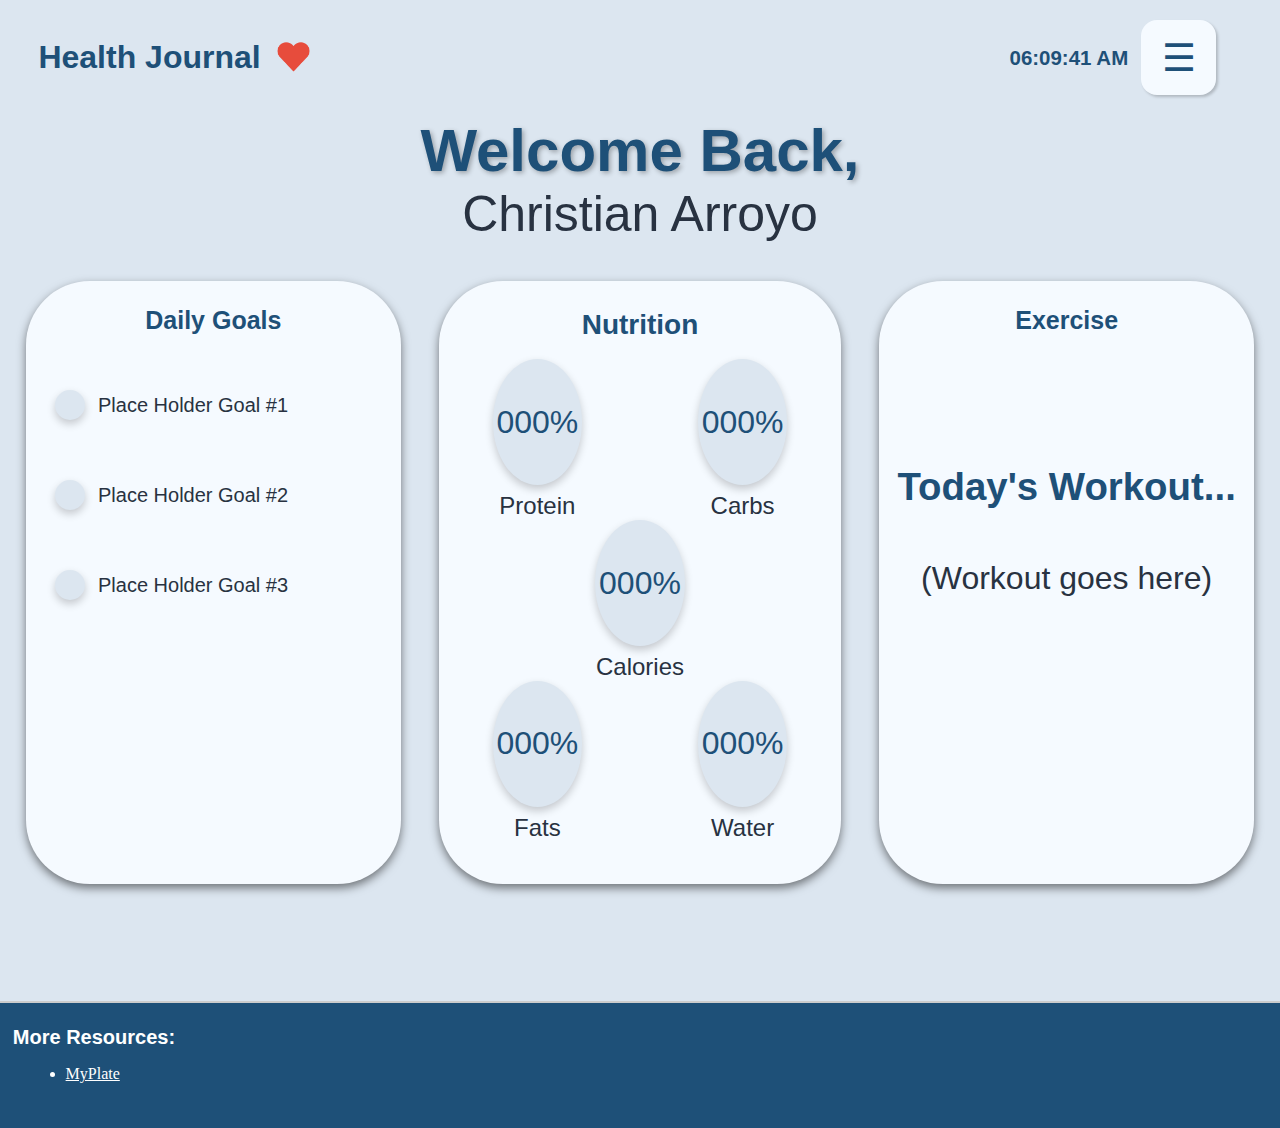
<file: index.html>
<!DOCTYPE html>
<html lang="en">

    <head>
        <meta charset="UTF-8">
        <title> Health App </title>
        <link rel="stylesheet" href="./styles/home.css">
        <link rel="stylesheet" href="./styles/header.css">
        <link rel="stylesheet" href="./styles/footer.css">
    </head>

    <body>

        <header>
            <div id="header-top">
                <div id="title-logo">
                    <h1 id="title"><a href="index.html">Health Journal</a></h1>
                    <img id="logo" src="./images/heart" alt="Heart icon representing health and wellness">
                </div>
                <div id="world-clock">00:00:00 AM</div>
                <div id="nav-expand"></div>
            </div>

            <nav>
                <div id="menubar">
                    <ul>
                        <li><a href="index.html">Home</a></li>
                        <li><a href="nutrition.html">Nutrition</a></li>
                        <li><a href="exercise.html">Exercise</a></li>
                        <li><a href="bio.html">Bio</a></li>
                    </ul>
                </div>
            </nav>
        </header>


        <div class="grid-container">
            <div class="top-row">
                <h2 id="welcome"> Welcome Back,</h2>
                <h2 id="name"> Christian Arroyo </h2>

            </div>

            <div id="col1" class="col">
                <h3><a href="bio.html">Daily Goals</a></h3>
                <div class="goals-div">
                    <label for="g1"> 
                        <input type="checkbox" id="g1" name="goal3" class="goals"> Place Holder Goal #1
                    </label>
                    <label for="g2">
                        <input type="checkbox" id="g2" name="goal2" class="goals"> Place Holder Goal #2
                    </label>
                    <label for="g3">
                        <input type="checkbox" id="g3" name="goal1" class="goals">  Place Holder Goal #3
                    </label>
                </div>
            </div>

            <div id="col2" class="col">
                <h3><a href="nutrition.html">Nutrition</a></h3>
                <div class="nutrition-grid">
                    <div class="nutrient-group">
                        <div class="nutrient">000%</div>
                        <div class="label">Protein</div>
                    </div>
                    <div class="nutrient-group">
                        <div class="nutrient">000%</div>
                        <div class="label">Carbs</div>
                    </div>
                    <div class="nutrient-group">
                        <div class="nutrient">000%</div>
                        <div class="label">Calories</div>
                    </div>
                    <div class="nutrient-group">
                        <div class="nutrient">000%</div>
                        <div class="label">Fats</div>
                    </div>
                    <div class="nutrient-group">
                        <div class="nutrient">000%</div>
                        <div class="label">Water</div>
                    </div>
                </div>
            </div>

            <div id="col3" class="col">
                <h3><a href="exercise.html">Exercise</a></h3>
                <h4 id="split-label"> Today's Workout... </h4>
                <h4 id="split-day"> (Workout goes here)</h4>
            </div>

        </div>
        

        <footer class="foot">
            <h1 id="resources-title" class="foot"> More Resources:</h1>
            <ul class="foot">
                <li class="foot"><a class="foot" href="https://www.myplate.gov/">MyPlate</a></li>
            </ul>
        </footer>

        <script src="./scripts/header.js"></script>
    </body>
    



</html>
</file>
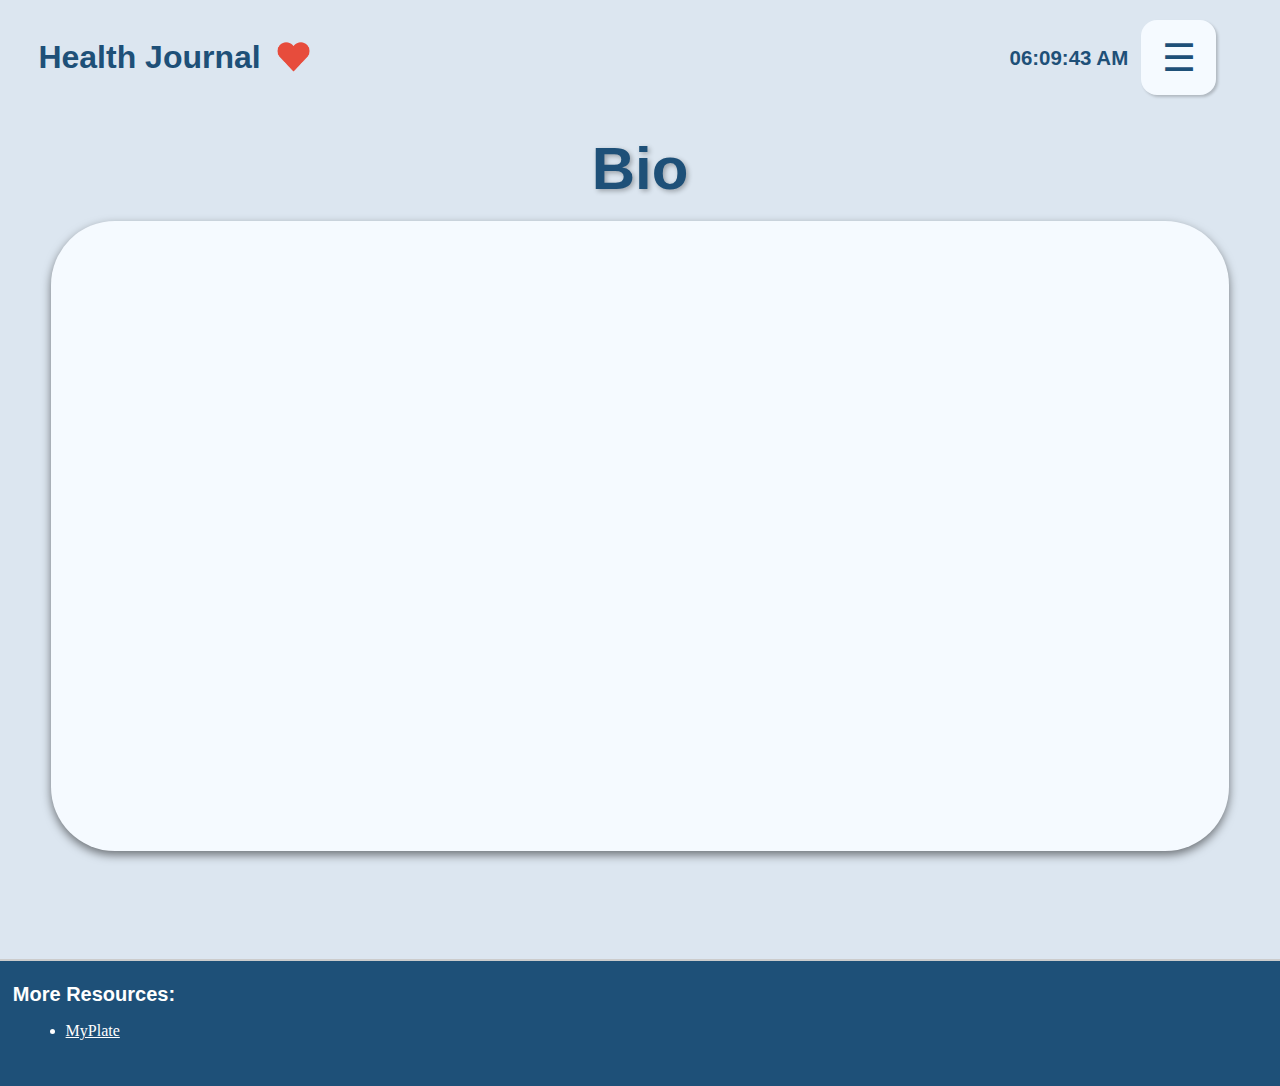
<file: bio.html>
<!DOCTYPE html>
<html lang="en">

    <head>
        <meta charset="UTF-8">
        <title> Bio </title>
        <link rel="stylesheet" href="./styles/header.css">
        <link rel="stylesheet" href="./styles/bio.css">
        <link rel="stylesheet" href="./styles/footer.css">
    </head>

    <body>
        <header>
            <div id="header-top">
                <div id="title-logo">
                    <h1 id="title"><a href="index.html">Health Journal</a></h1>
                    <img id="logo" src="./images/heart" alt="Heart icon representing health and wellness">
                </div>
                <div id="world-clock">00:00:00 AM</div>
                <div id="nav-expand"></div>
            </div>

            <nav>
                <div id="menubar">
                    <ul>
                        <li><a href="index.html">Home</a></li>
                        <li><a href="nutrition.html">Nutrition</a></li>
                        <li><a href="exercise.html">Exercise</a></li>
                        <li><a href="bio.html">Bio</a></li>
                    </ul>
                </div>
            </nav>
        </header>
        <h2 id="bio-title"> Bio </h2>
        <div id="bio-box">

        </div>

        <script src="./scripts/header.js"></script>

        <footer class="foot">
            <h1 id="resources-title" class="foot"> More Resources:</h1>
            <ul class="foot">
                <li class="foot"><a class="foot" href="https://www.myplate.gov/">MyPlate</a></li>
            </ul>
        </footer>
    </body>



</html>
</file>
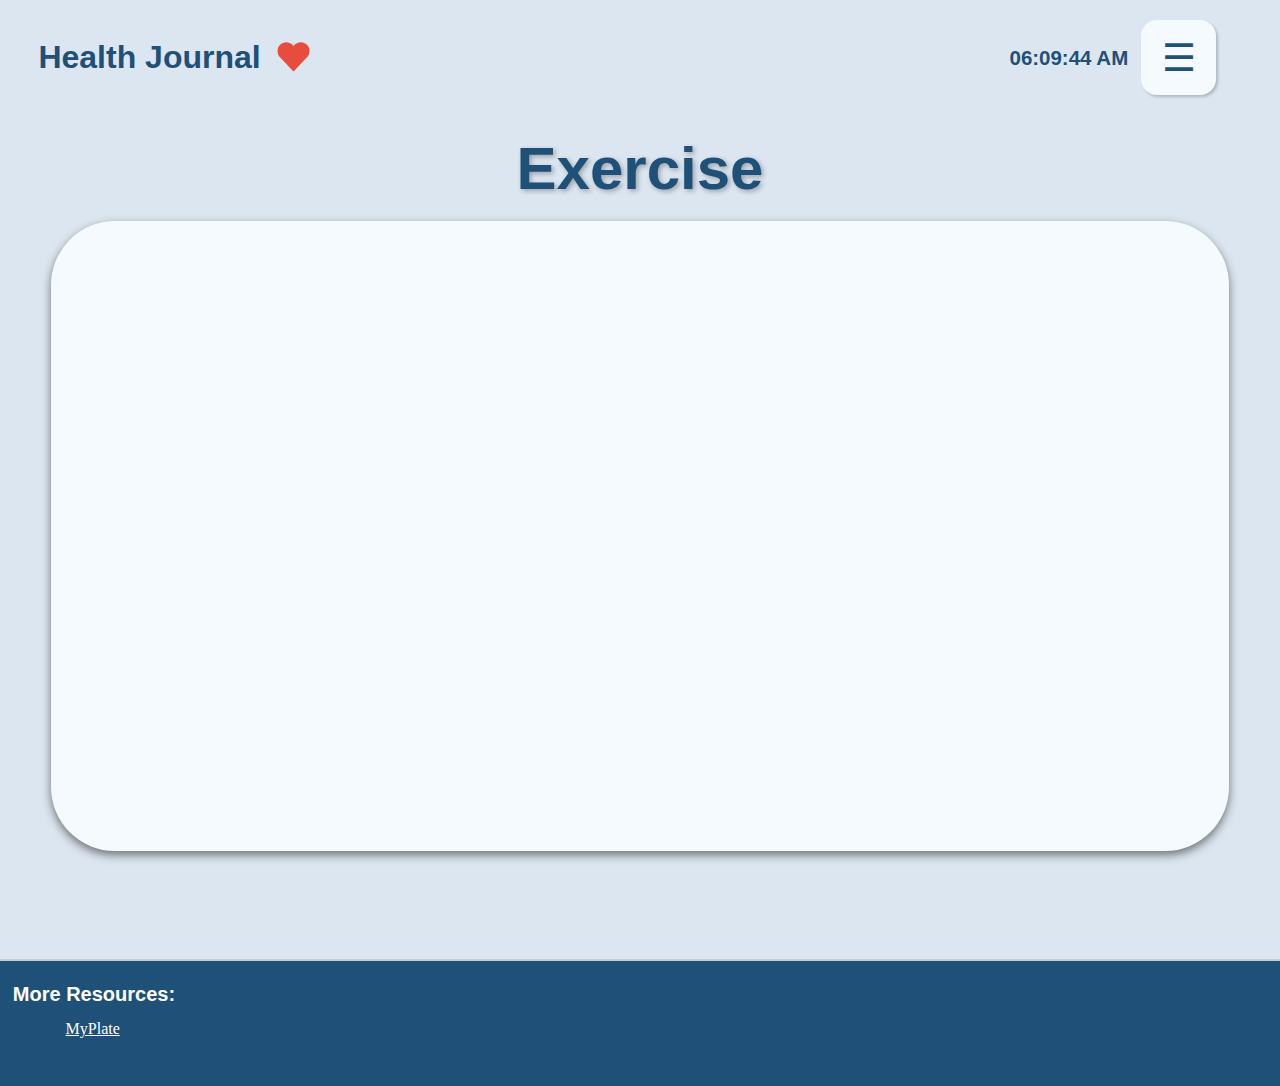
<file: exercise.html>
<!DOCTYPE html>
<html lang="en">

    <head>
        <meta charset="UTF-8">
        <title> Exercise </title>
        <link rel="stylesheet" href="./styles/header.css">
        <link rel="stylesheet" href="./styles/exercise.css">
        <link rel="stylesheet" href="./styles/footer.css">
    </head>

    <body>
        <header>
            <div id="header-top">
                <div id="title-logo">
                    <h1 id="title"><a href="index.html">Health Journal</a></h1>
                    <img id="logo" src="./images/heart" alt="Heart icon representing health and wellness">
                </div>
                <div id="world-clock">00:00:00 AM</div>
                <div id="nav-expand"></div>
            </div>

            <nav>
                <div id="menubar">
                    <ul>
                        <li><a href="index.html">Home</a></li>
                        <li><a href="nutrition.html">Nutrition</a></li>
                        <li><a href="exercise.html">Exercise</a></li>
                        <li><a href="bio.html">Bio</a></li>
                    </ul>
                </div>
            </nav>
        </header>
        <h2 id="exercises-title"> Exercise </h2>
        <div id="exercise-box">
            
        </div>

        <script src="./scripts/header.js"></script>

        <footer class="foot">
            <h1 id="resources-title" class="foot"> More Resources:</h1>
            <ul class="foot">
                <li class="foot"><a class="foot" href="https://www.myplate.gov/">MyPlate</a></li>
            </ul>
        </footer>
    </body>



</html>
</file>
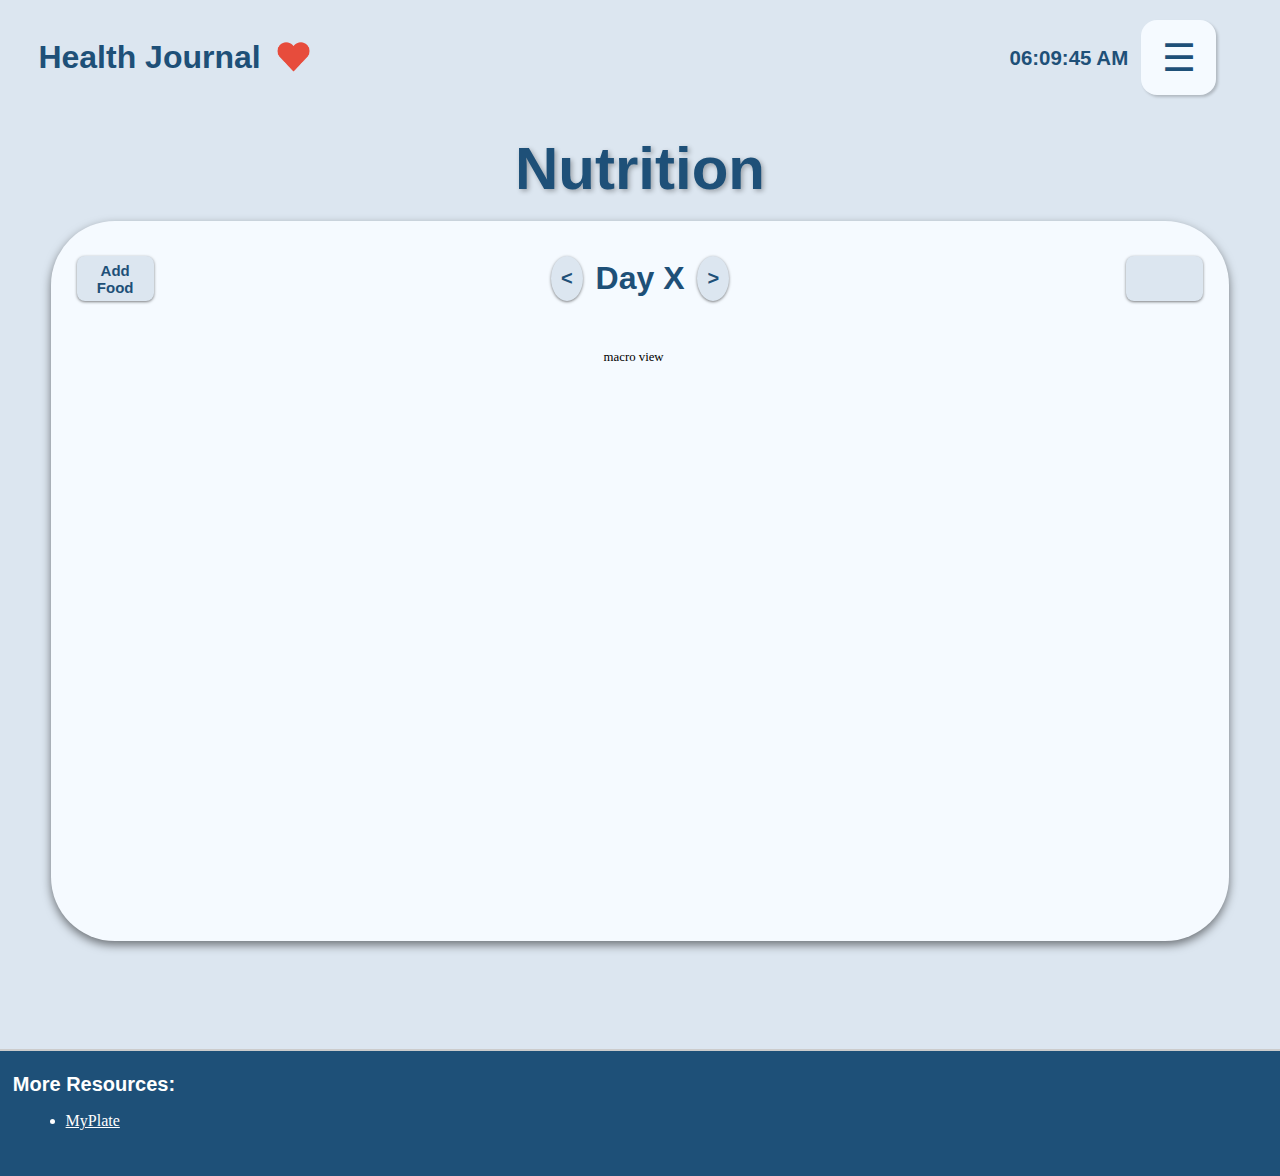
<file: nutrition.html>
<!DOCTYPE html>
<html lang="en">

    <head>
        <meta charset="UTF-8">
        <title> Nutrition </title>
        <link rel="stylesheet" href="./styles/header.css">
        <link rel="stylesheet" href="./styles/nutrition.css">
        <link rel="stylesheet" href="./styles/footer.css">
    </head>

    <body>
        <header>
            <div id="header-top">
                <div id="title-logo">
                    <h1 id="title"><a href="index.html">Health Journal</a></h1>
                    <img id="logo" src="./images/heart" alt="Heart icon representing health and wellness">
                </div>
                <div id="world-clock">00:00:00 AM</div>
                <div id="nav-expand"></div>
            </div>

            <nav>
                <div id="menubar">
                    <ul>
                        <li><a href="index.html">Home</a></li>
                        <li><a href="nutrition.html">Nutrition</a></li>
                        <li><a href="exercise.html">Exercise</a></li>
                        <li><a href="bio.html">Bio</a></li>
                    </ul>
                </div>
            </nav>
        </header>
        <h2 id="nutr-title"> Nutrition </h2>
        <div id="nutr-box">
            <div id="nutr-box-header">
                <div id="header-left">
                    <button id="add-food-butn">Add Food</button>
                </div>
                <div id="day-div">
                    <button id="prev-day" class="change-day">&lt;</button>
                    <h1 id="day-label"> Day X </h1>
                    <button id="next-day" class="change-day">&gt;</button>
                </div>
                <div id="header-right">
                    <button id="toggle-view-butn"></button>
                    <button id="exit-search">✖</button>
                </div>
            </div>
            <div id="nutrition-container">

                <div id="left-panel">
                    <div class="search-header">
                        <h2 id="food-search-label">Search for food</h2>
                    </div>
                    <div id="usda-search">
                        <label for="food-input" class="visually-hidden">Search for food</label>
                        <input type="text" id="food-input" placeholder="Search for food">
                        <div id="autocomplete-list" class="autocomplete-items"></div>
                    </div>
                </div>
              
                <div id="right-panel">

                    <div id="usda-info" style="display: none;">
                        <h3>Selected Food</h3>
                        <ul id="usda-details"></ul>
                        <button id="add-usda-food">Add</button>
                    </div>
              
                    <div id="custom-food" style="display: block;">
                        <h3 id="food-manual-label">Enter food manually</h3>
                        <form id="custom-form">
                            <label for="food-name" class="visually-hidden">Name</label>
                            <input id="food-name" class="macro-input" type="text" placeholder="Name" required>
                            <label for="food-calories" class="visually-hidden">Calories</label>
                            <input id="food-calories" class="macro-input" type="number" placeholder="Calories" required>
                            <label for="food-carbs" class="visually-hidden">Carbs</label>
                            <input id="food-carbs" class="macro-input" type="number" placeholder="Carbs">
                            <label for="food-fat" class="visually-hidden">Fat</label>
                            <input id="food-fat" class="macro-input" type="number" placeholder="Fat">
                            <label for="food-protein" class="visually-hidden">Protein</label>
                            <input id="food-protein" class="macro-input" type="number" placeholder="Protein">
                            <label for="food-fiber" class="visually-hidden">Fiber</label>
                            <input id="food-fiber" class="macro-input" type="number" placeholder="Fiber">
                            <label for="food-sodium" class="visually-hidden">Sodium</label>
                            <input id="food-sodium" class="macro-input" type="number" placeholder="Sodium">
                            <label for="food-sugar" class="visually-hidden">Sugar</label>
                            <input id="food-sugar" class="macro-input" type="number" placeholder="Sugar">
                            <button type="submit">Add</button>
                        </form>
                    </div>

                </div>
              
            </div>

            <div id="macro-view-box">
                <p> macro view </p>
            </div>
            <div id="food-view-box">
                <p>food view</p>
            </div>

        </div>
        
        <script src="./scripts/header.js"></script>
        <script src="./scripts/nutrition.js"></script>
        
        <footer class="foot">
            <h1 id="resources-title" class="foot"> More Resources:</h1>
            <ul class="foot">
                <li class="foot"><a class="foot" href="https://www.myplate.gov/">MyPlate</a></li>
            </ul>
        </footer>

    </body>

</html>
</file>
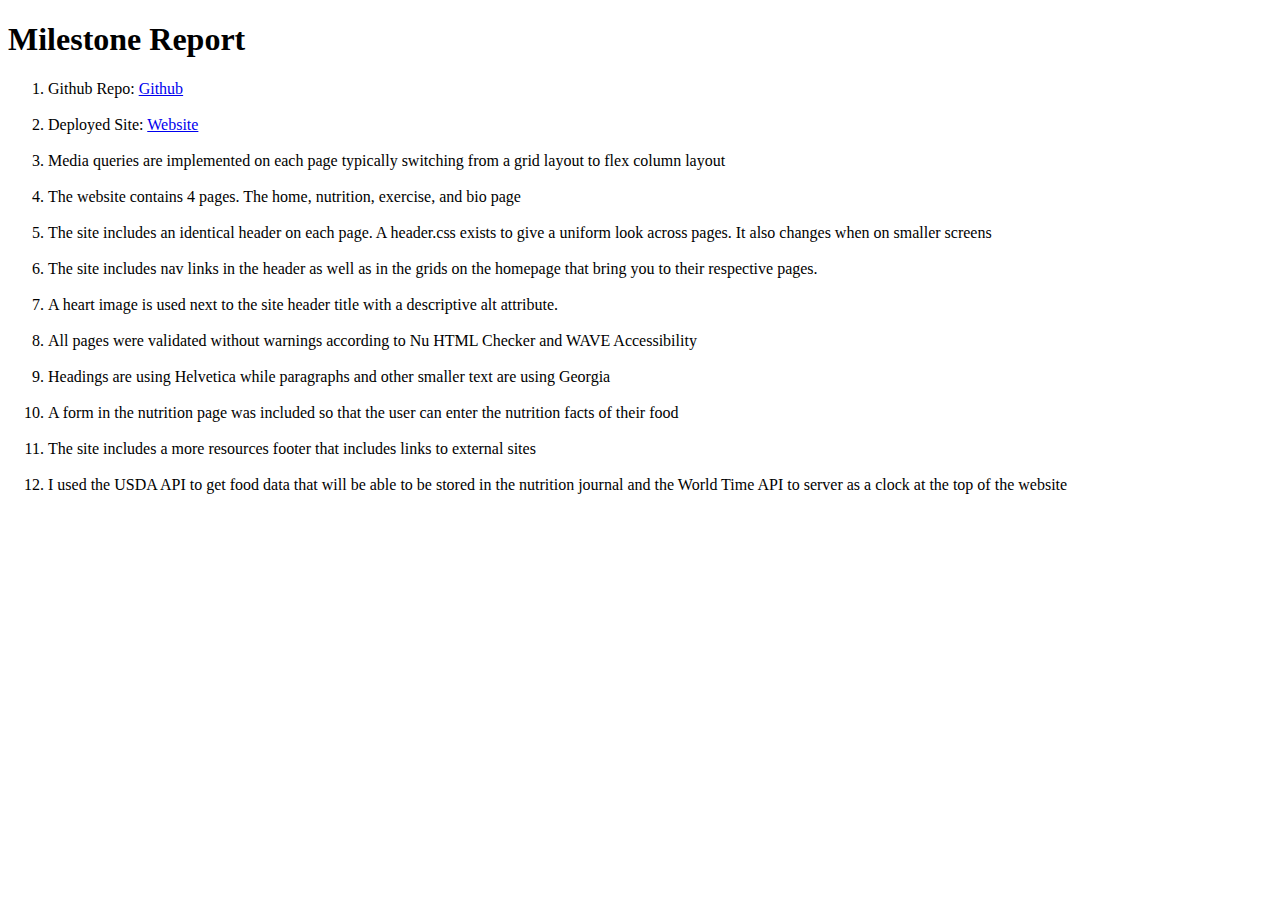
<file: report.html>
<!DOCTYPE html>
<html lang="en">

    <head>
        <meta charset="UTF-8">
        <title> Health App Report </title>
    </head>

    <body>
        <header>
            <h1>Milestone Report</h1>
        </header>
        <ol>
            <li>Github Repo: <a href="https://github.com/343S25/343-kirkpams-projects-christian-a.git">Github</a></li><br>
            <li>Deployed Site: <a href="https://w3stu.cs.jmu.edu/arroyocp/cs343/project/index.html">Website</a></li><br>
            <li>Media queries are implemented on each page typically switching from a grid layout to flex column layout</li><br>
            <li>The website contains 4 pages. The home, nutrition, exercise, and bio page</li><br>
            <li>The site includes an identical header on each page. A header.css exists to give a uniform look across pages. It also changes when on smaller screens</li><br>
            <li>The site includes nav links in the header as well as in the grids on the homepage that bring you to their respective pages.</li><br>
            <li>A heart image is used next to the site header title with a descriptive alt attribute.</li><br>
            <li>All pages were validated without warnings according to Nu HTML Checker and WAVE Accessibility</li><br>
            <li>Headings are using Helvetica while paragraphs and other smaller text are using Georgia</li><br>
            <li>A form in the nutrition page was included so that the user can enter the nutrition facts of their food</li><br>
            <li>The site includes a more resources footer that includes links to external sites</li><br>
            <li>I used the USDA API to get food data that will be able to be stored in the nutrition journal and the World Time API to server as a clock at the top of the website</li>
        </ol>
    </body>



</html>
</file>
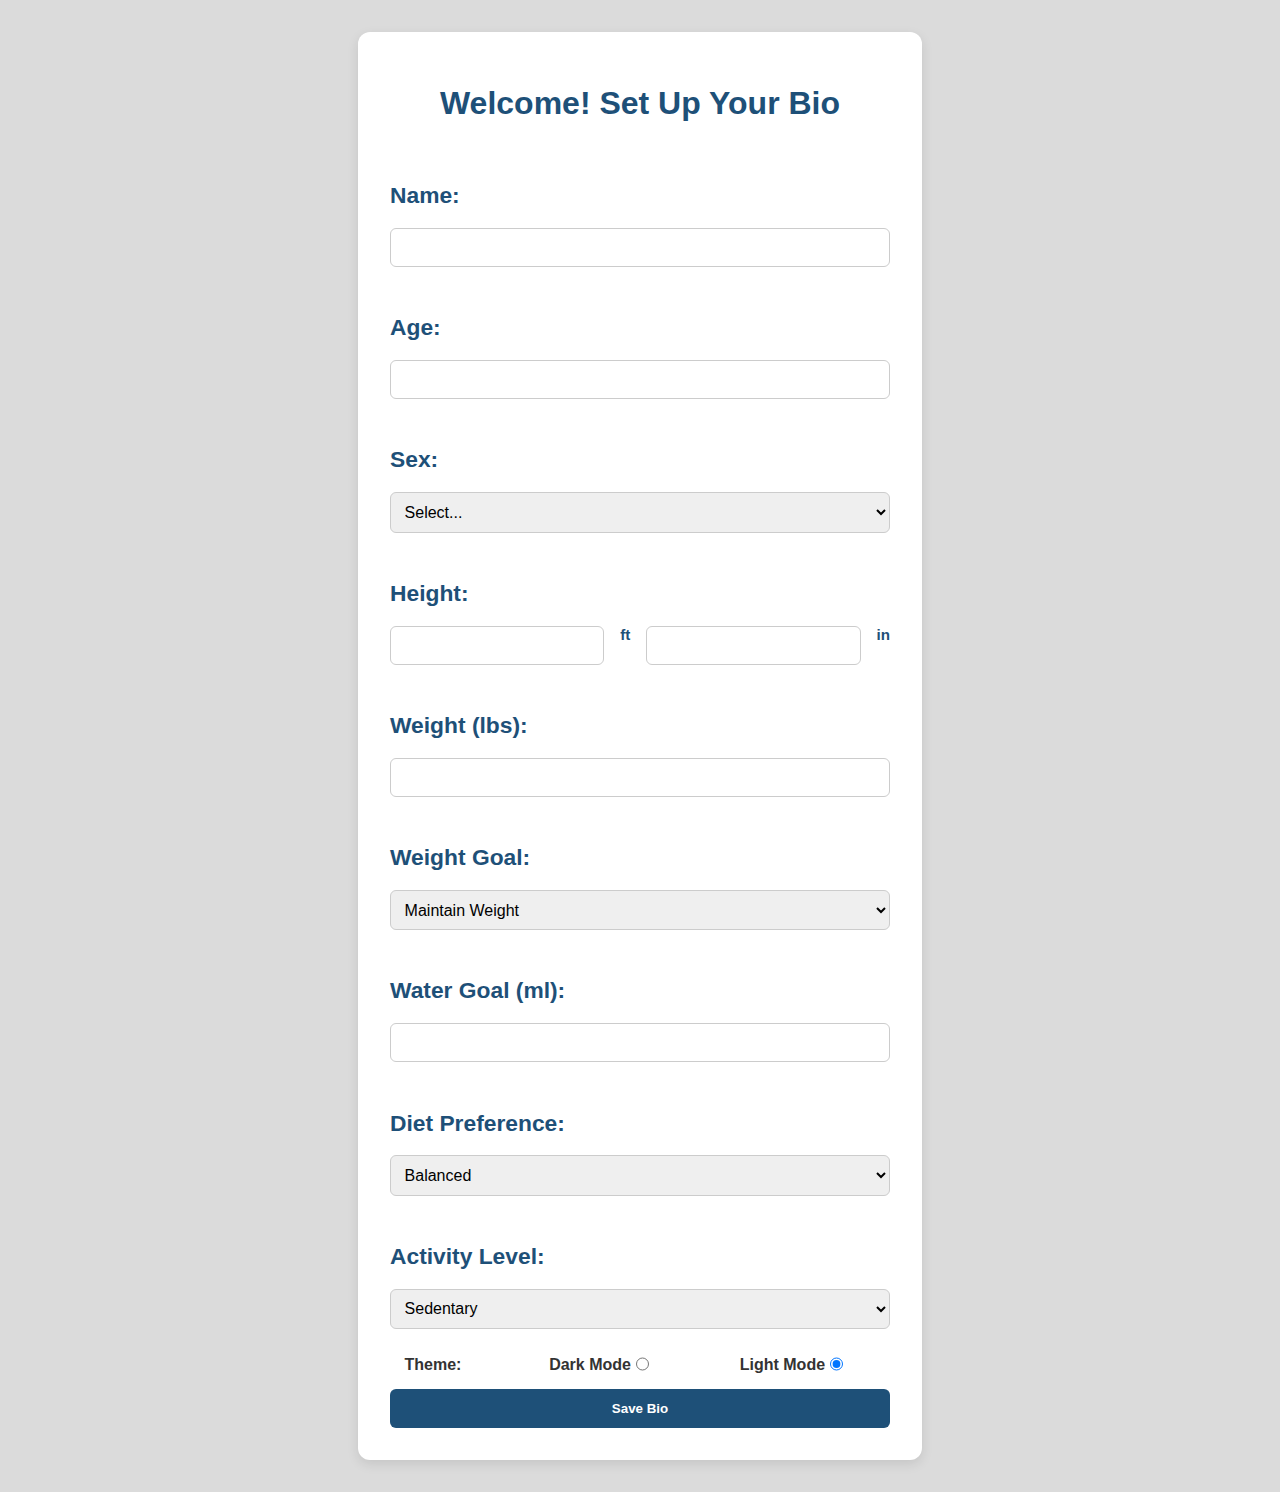
<file: setup.html>
<!DOCTYPE html>
<html lang="en">

    <head>
        <meta charset="UTF-8">
        <title> Exercise </title>
        <link rel="stylesheet" href="./styles/setup.css">

        <link rel="icon" type="image/x-icon" href="./images/favicon.ico">
    </head>

    <body>
        <main>
            <h1>Welcome! Set Up Your Bio</h1>
            <form id="setup-form">
                <label>
                    <h2>Name:</h2>
                    <input type="text" name="name" required>
                </label>
        
                <label>
                    <h2>Age:</h2>
                    <input type="number" name="age" min="0" required>
                </label>
        
                <label>
                    <h2>Sex:</h2>
                    <select name="sex" required>
                        <option value="">Select...</option>
                        <option value="Male">Male</option>
                        <option value="Female">Female</option>
                    </select>
                </label>
        
                <label>
                    <h2>Height:</h2>
                    <div class="height-inputs">
                        <input type="number" name="heightFeet" min="0" required> ft
                        <input type="number" name="heightInches" min="0" max="11" required> in
                    </div>
                </label>
        
                <label>
                    <h2>Weight (lbs):</h2>
                    <input type="number" name="weight" min="0" required />
                </label>
        
                <label>
                    <h2>Weight Goal:</h2>
                    <select name="goal" required>
                        <option value="Maintain Weight">Maintain Weight</option>
                        <option value="Lose 0.5 lbs/week">Lose 0.5 lbs/week</option>
                        <option value="Lose 1 lbs/week">Lose 1 lbs/week</option>
                        <option value="Lose 1.5 lbs/week">Lose 1.5 lbs/week</option>
                        <option value="Lose 2 lbs/week">Lose 2 lbs/week</option>
                        <option value="Gain 0.5 lbs/week">Gain 0.5 lbs/week</option>
                        <option value="Gain 1 lbs/week">Gain 1 lbs/week</option>
                        <option value="Gain 1.5 lbs/week">Gain 1.5 lbs/week</option>
                        <option value="Gain 2 lbs/week">Gain 2 lbs/week</option>
                    </select>
                </label>
        
                <label>
                    <h2>Water Goal (ml):</h2>
                    <input type="number" name="waterGoal" min="0" required>
                </label>
        
                <label>
                    <h2>Diet Preference:</h2>
                    <select name="macroSplit" required>
                        <option value="Balanced">Balanced</option>
                        <option value="High Protein">High Protein</option>
                        <option value="High Carb">High Carb</option>
                        <option value="Low Carb">Low Carb</option>
                    </select>
                </label>
        
                <label>
                    <h2>Activity Level:</h2>
                    <select name="activityLvl" required>
                        <option value="Sedentary">Sedentary</option>
                        <option value="Light">Light</option>
                        <option value="Moderate">Moderate</option>
                        <option value="Active">Active</option>
                        <option value="Very Active">Very Active</option>
                    </select>
                </label>

                <div id="checkboxes">
                    <label id="theme-tag">Theme:</label>
                    <div class="themes">
                        <label>Dark Mode</label>
                        <input type="radio" name="theme" value="dark">
                    </div>
                    <div class="themes">
                        <label>Light Mode</label>
                        <input type="radio" name="theme" value="light" checked>
                    </div>
                </div>

        
                <button type="submit">Save Bio</button>
            </form>
        </main>

        <script src="./scripts/setup.js"></script>
    </body>
    


</html>
</file>
<file: styles/home.css>
html {
    height: 100%
}

body {
    margin: 0;
    background-color: #DCE6F0;
}

.grid-container {
    display: grid;
    grid-template-columns: 1fr 1fr 1fr;
    grid-template-rows: auto auto;
    gap: 3vw;
    margin: 0 0;
}

.col:nth-child(2) {
    margin-left: 2vw;
}

.col:nth-child(4) {
    margin-right: 2vw;
}

.top-row {
    grid-column: 1 / 4;
    grid-row: 1;
    text-align: center;
    font-family: Arial, Helvetica, sans-serif;
}

.top-row h2:first-child {
    color: #1E5078;
    text-shadow: 2px 2px 5px rgba(0, 0, 0, 0.3);
    font-size: 60px;
    font-weight: bold;
}

.top-row h2 {
    color: #283241;
    font-size: 50px;
    font-weight: normal;
    margin: 0;
}

.top-row h3 {
    color: #283241;
    font-size: 20px;
    font-weight: normal;
    margin: 0;
}

.col {
    background-color: #F5FAFF;
    border-radius: 64px;
    height: 67vh;
    margin-top: 0;
    margin-bottom: 1vh;
    box-shadow: 0 4px 10px rgba(0, 0, 0, 0.5);
}

.col h3 {
    display: flex;
    justify-content: center;
    font-size: 25px;
    color: #1E5078;
}

.nutrition-grid {
    display: grid;
    grid-template-areas:
        "a . b"
        ". c ."
        "d . e";
    grid-template-columns: 3fr 0.6fr 3fr;
    grid-template-rows: 3fr 0.6fr 3fr;
    width: 80%;
    height: 0;
    place-items: center;
}

.nutrition-grid .nutrient-group:nth-child(1) { grid-area: a; }
.nutrition-grid .nutrient-group:nth-child(2) { grid-area: b; }
.nutrition-grid .nutrient-group:nth-child(3) { grid-area: c; }
.nutrition-grid .nutrient-group:nth-child(4) { grid-area: d; }
.nutrition-grid .nutrient-group:nth-child(5) { grid-area: e; }

.nutrient-group {
    display: flex;
    flex-direction: column;
    align-items: center;
    justify-content: center;
}

.nutrient {
    background-color: #DCE6F0;
    color: #1E5078;
    width: 7vw;
    height: 14vh;
    border-radius: 50%;
    font-size: 32px;
    font-weight: normal;
    box-shadow: 0 4px 8px rgba(0,0,0,0.2);
    display: flex;
    justify-content: center;
    align-items: center;
    font-family: Arial, Helvetica, sans-serif;
}

.label {
    font-size: 24px;
    margin-top: 0.75vh;
    color: #283241;
    font-family: Arial, Helvetica, sans-serif;
}

#col2 {
    display: flex;
    flex-direction: column;
    align-items: center;
    justify-content: start;
}

#col2 h3 {
    font-size: 28px;
    margin-bottom: 2vh;
}


.col a {
    color: #1E5078;
    font-family: Arial, Helvetica, sans-serif;
    padding: 0 1.5rem;
    text-decoration: none;
}

#col3 {
    display: flex;
    flex-direction: column;
    align-items: center;
}

#split-label {
    display: flex;
    justify-content: center;
    align-items: center;
    font-size: 3vw;
    padding-top: 6vh;
    color: #1E5078;
    font-family: Arial, Helvetica, sans-serif;

}

#split-day {
    padding-top: 0;
    color: #283241;
    font-size: 2.5vw;
    font-family: Arial, Helvetica, sans-serif;
    font-weight: normal;
    align-items: center;
    margin-top: 0;
}

.goals-div input[type="checkbox"] {
    appearance: none;
    -webkit-appearance: none;
    width: 30px;
    height: 30px;
    border-radius: 50%;
    background-color: #DCE6F0;
    margin-right: 1vw;
    position: relative;
    cursor: pointer;
    transition: all 0.2s ease;
    display: inline-block;
    box-shadow: 0 4px 8px rgba(0,0,0,0.2);
}

.goals-div input[type="checkbox"]::after {
    content: "✔";
    position: absolute;
    top: -27px;
    left: 0px;
    font-size: 50px;
    color: green;
    display: none;
    pointer-events: none;
}

.goals-div input[type="checkbox"]:checked::after {
    display: block;
}

.goals-div label {
    display: flex;
    align-items: center;
    font-size: 20px;
    padding: 3vh 2vw;
    cursor: pointer;
    font-family: Arial, Helvetica, sans-serif;
    color: #283241;
}

p {
    font-family: Georgia, 'Times New Roman', Times, serif;
    font-size: 2vw;
    color: #283241;
    text-align: center;
    margin-top: 20vh;
}

/* Dark Mode */

body.dark-mode p {
    color: #90caf9; 
}

body.dark-mode {
    background-color: #121212;
}

body.dark-mode .col {
    background-color: #1e1e1e;
    box-shadow: none;
}

body.dark-mode .top-row h2:first-child,
body.dark-mode .col h3,
body.dark-mode #split-label,
body.dark-mode .col a {
    color: #90caf9;
}

body.dark-mode .top-row h2,
body.dark-mode .top-row h3,
body.dark-mode #split-day,
body.dark-mode .label,
body.dark-mode .goals-div label {
    color: #e0e0e0;
}

body.dark-mode .nutrient {
    background-color: #2c2c2c;
    color: #90caf9;
    box-shadow: none;
}

body.dark-mode .goals-div input[type="checkbox"] {
    background-color: #2c2c2c;
    box-shadow: none;
    accent-color: #90caf9;
    
}

body.dark-mode .goals-div input[type="checkbox"]::after {
    color: #66bb6a;
}

.goals-div label {
    cursor: default;
}

/* Small screen media query */
@media (max-width: 1200px) {

    .grid-container {
        display: flex;
        flex-direction: column;
        gap: 3vh;
        padding: 2vh 4vw;
    }

    #welcome {
        font-size: 58px;
        margin-bottom: 2vh;
    }

    #name {
        font-size: 38px;
        margin-bottom: 1vh;
    }

    .col {
        width: 80vw;
        height: 300px;
        padding: 2vh 2vw;
        margin: 0;
        align-self: center;
    }

    .nutrition-grid {
        display: flex;
        flex-wrap: wrap;
        justify-content: space-around;
        align-items: center;
        gap: 2.5vw;
        padding: 1vh 0;
    }

    .nutrient-group {
        margin: 1vw 0;
        display: flex;
        flex-direction: column;
        align-items: center;
        max-width: 100px;
    }

    .nutrient {
        width: 10vw;
        height: 10vw;
        font-size: 25px;
        border-radius: 50%;
        display: flex;
        align-items: center;
        justify-content: center;
    }

    .label {
        font-size: 2vw;
    }

    .goals-div label {
        font-size: 18px;
        padding: 1vh 1vw;
        display: flex;
        align-items: center;
        font-size: 18px;
        padding: 1vh 1vw;
        white-space: nowrap;
    }

    .goals-div {
        display: grid;
        grid-template-rows: repeat(3, auto);
        grid-auto-flow: column;
        gap: 2vh 3vw;
        justify-content: center;
    }

    #col3 {
        display: flex;
        flex-direction: column;
        align-items: center;
    }

    #split-label{
        font-size: 5vw;
        padding-top: 0;
        margin-top: 2vh;
        margin-bottom: 2vh;
    }

    #split-day {
        font-size: 4vw;
    }

    nav a {
        font-size: 16px;
        padding: 1vh 2vw;
    }

    p {
        margin-top: 5vw;
        font-size: 3vw;
    }


}
</file>
<file: styles/header.css>
header {
    display: flex;
    align-items: center;
    justify-content: space-between;
}

#logo {
    height: 35px;
    width: 35px;
    position: relative;
    top: 22px;
    left: 15px;
}

#title-logo {
    display: flex;
    justify-content: space-between;
}

#header-top {
    display: flex;
    align-items: center;
    justify-content: center;
    width: 100%;
    padding: 0 2vw;
    margin-left: 0vw;
}

#menubar {
    display: flex;
    box-shadow: 2px 2px 3px rgba(0, 0, 0, 0.2);
    border-radius: 16px;
    background-color: #F5FAFF;
    height: 6vh;
    width: 16vw;
    margin-top: 1vh;
    margin-right: 1vw;
    align-items: center;
    justify-content: space-evenly;
}

#title {
    margin-left: 0;
    padding: 0;
}

#title a {
    text-decoration: none;
    color:#1E5078;
    font-family: Arial, Helvetica, sans-serif;
    font-size: 1.5vw;
}

nav ul {
    display: flex;
    list-style-type: none;
    margin: 0;
    
}

nav ul:first-child {
    padding: 0;
}

nav a {
    color: #1E5078;
    font-family: Arial, Helvetica, sans-serif;
    font-size: .85vw;
    padding: 0 .5vw;
    text-decoration: none;
    
}

#world-clock {
    font-family: Arial, Helvetica, sans-serif;
    color:#1E5078;
    font-weight: bold;
    font-size: 1vw;
    flex-grow: 1;
    text-align: center;
    margin-left: 4vw;

}

/* Dark Mode */

body.dark-mode #menubar {
    background-color: #1e1e1e;
    box-shadow: none;

}

body.dark-mode #title a,
body.dark-mode nav a,
body.dark-mode #world-clock {
    color: #90caf9;
}

body.dark-mode #nav-expand {
    background-color: #2c2c2c;
    box-shadow: none;
}

body.dark-mode #nav-expand::before {
    color: #90caf9;
}

body.dark-mode header {
    background-color: #121212;

}



/* Small screen media query */
@media (max-width: 1400px) {
    header {
        padding: 2vh 0;
        flex-direction: column;
        align-items: stretch;
        background-color: #DCE6F0;
    }

    #logo {
        top: 20px;
        left: 15px;
    }

    nav {
        display: flex;
        align-items: flex-end;
    }

    #header-top {
        display: flex;
        justify-content: space-between;
        width: 95vw;
        position: relative;
    }


    #menubar {
        width: 60vw;
        height: 5vh;
        justify-content: center;
        margin-left: 35vw;
        display: none;


    }

    nav ul {
        display: flex;
        gap: 2vw;
        list-style: none;
        padding: 0;
        margin: 0;
    }

    nav a {
        padding: 0 4vw;
        font-size: 1.5vw;
    }

    #title {
        text-align: center;
        margin-left: 3vw;
    }

    #title a {
        font-size: 2.5vw;
    }

    #menubar.show {
        display: flex;
    }

    #nav-expand {
        cursor: pointer;
        display: flex; /* Add this */
        align-items: center; /* Center icon vertically */
        justify-content: center; /* Center icon horizontally */
        background-color: #F5FAFF;
        box-shadow: 2px 2px 3px rgba(0, 0, 0, 0.2);
        border-radius: 16px;
        width: 75px;
        height: 75px;
        position: relative;
    }
    
    #nav-expand::before {
        content: "☰";
        font-size: 38px;
        color: #1E5078;
        transform: rotate(0deg);
        transform-origin: center;
        transition: transform 0.2s ease;
    }
    
    #nav-expand.rotated::before {
        transform: rotate(90deg);
    }

    #world-clock {
        order: 1;
        font-size: 1.6vw;
        margin-left: 0;
        margin-right: 1vw;
        text-align: right;
    }

    #header-top {
        flex-direction: row;
        justify-content: space-between;
        align-items: center;
        width: 95vw;
        padding-left: 0;
    }

    #title-logo {
        order: 0;
    }

    #nav-expand {
        order: 2;
    }

}
</file>
<file: styles/footer.css>
footer {
    border-top: 2px solid #ccc;
    margin: 0;
    padding: 0;
    height: 125px;
    margin-top: 12vh;
    background-color: #1E5078;
    -webkit-font-smoothing: antialiased;
    
    
}
#resources-title {
    font-family: Arial, Helvetica, sans-serif;
    color: white;
    font-size: 20px;
    margin-left: 1vw;
    padding-top: 1vh;
}

.foot li {
    margin-left: 2vw;
    margin-bottom: 1vh;
    color: white;
}

.foot a {
    color: white;
    font-family: Georgia, serif;
}

.foot a:hover {
    color: gray;
}

/* Dark Mode */

body.dark-mode footer {
    background-color: #0D2C45;
    border-top: 2px solid #444;
}

body.dark-mode #resources-title {
    color: #f0f0f0;
}

body.dark-mode .foot li {
    color: #f0f0f0;
}

body.dark-mode .foot a {
    color: #a8d1ff;
}

body.dark-mode .foot a:hover {
    color: #ccc;
}
</file>
<file: styles/bio.css>
body {
    margin: 0;
    background-color: #DCE6F0;
}

#bio-title {
    display: flex;
    justify-content: center;
    color: #1E5078;
    text-shadow: 2px 2px 5px rgba(0, 0, 0, 0.3);
    font-family: Arial, Helvetica, sans-serif;
    font-size: 60px;
    font-weight: bold;
    margin: 2vh 0;
}

#bio-box {
    display: flex;
    flex-direction: row;
    justify-content: space-evenly;
    background-color: #F5FAFF;
    border-radius: 64px;
    height: 70vh;
    margin-top: 0;
    margin-bottom: 1vh;
    box-shadow: 0 4px 10px rgba(0, 0, 0, 0.5);
    margin: 0 4vw;
}

.bio-section {
    margin: 3vh 0;
    padding: 1.5vh 0;
}

.bio-section h3 {
    color: #1E5078;
    margin-bottom: 1vh;
    font-size: 1.8rem;
    border-bottom: 2px solid #AFCBDF;
    padding-bottom: 0.5vh;
    font-family: Arial, Helvetica, sans-serif;
}

.bio-section ul {
    list-style: none;
    padding-left: 0;
    font-family: Georgia, 'Times New Roman', Times, serif;
    width: 22vw;
}

.bio-section li, .bio-section p {
    margin: 1.5vh 0;
    font-size: 1.1rem;
    color: #333;
    font-family: Georgia, 'Times New Roman', Times, serif;
}

.bio-section li {
    display: flex;
    flex-direction: row;
    justify-content: space-between;
}

#bio-header {
    display: flex;
    justify-content: space-evenly;
    flex-direction: row;
    align-items: center;
}

.bio-butn {
    position: relative;
    top: 10px;
    margin-bottom: 2vh;
    display: flex;
    align-items: center;
    justify-content: center;
    height: 5vh;
    width: 6vw;
    border-radius: 8px;
    background-color: #F5FAFF;
    color: #1E5078;
    font-weight: bold;
    font-size: 15px;
    font-family: Arial, Helvetica, sans-serif;
    border: none;
    box-shadow: 0 1px 3px rgba(0, 0, 0, 0.5);
    cursor: pointer;
}

button:active {
    box-shadow: none;
}

input {
    width: 13vw;
}

#goals-list input[type="checkbox"] {
    appearance: none;
    -webkit-appearance: none;
    width: 30px;
    height: 30px;
    border-radius: 50%;
    background-color: #DCE6F0;
    margin-right: 1vw;
    position: relative;
    cursor: pointer;
    transition: all 0.2s ease;
    display: inline-block;
    box-shadow: 0 4px 8px rgba(0,0,0,0.2);
}

#goals-list input[type="checkbox"]::after {
    content: "✔";
    position: absolute;
    top: -27px;
    left: 0px;
    font-size: 50px;
    color: green;
    display: none;
    pointer-events: none;
}

#goals-list input[type="checkbox"]:checked::after {
    display: block;
}

#goals-list span {
    position: relative;
    top: -10px;
}

.delete-goal {
    display: flex;
    align-items: center;
    justify-content: center;
    color: red;
    border: 1px solid lightgray;
    cursor: pointer;
    box-shadow: 0 1px 1px rgba(0, 0, 0, 0.25);
    width: 1vw;
    height: 2vh;
    border-radius: 5px;
}

#add-goal {
    display: flex;
    align-items: center;
    justify-content: center;
    height: 3vh;
    width: 4vw;
    border-radius: 8px;
    background-color: #DCE6F0;
    color: #1E5078;
    font-weight: bold;
    font-size: .6vw;
    font-family: Arial, Helvetica, sans-serif;
    border: none;
    box-shadow: 0 1px 3px rgba(0, 0, 0, 0.5);
    cursor: pointer;
}

input {
    width: 12vw;
    margin-right: 0;
    padding-right: 0;
}

select {
    width: 12.1vw;
    margin-right: 0;
    padding-right: 0; 
}

#goal-hint {
    font-size: 0.75vw;
    color: rgba(0, 0, 0, 1);
}

.feet-input {
    width: 5.25vw;
}

.inches-input {
    width: 5.25vw;
}




/* Dark Mode */

body.dark-mode #goal-hint {
    color: #7e7e7e;
}

body.dark-mode .delete-goal {
    background-color: #2a2a2a;
    border-color: #373737;
}

body.dark-mode #add-goal {
    background-color: #2a2a2a;
    color: #90caf9;
    box-shadow: none;
}

body.dark-mode #goals-list input[type="checkbox"] {
    background-color: #2c2c2c;
    box-shadow: none;
    accent-color: #90caf9;
}

body.dark-mode {
    background-color: #121212;
    color: #e0e0e0;
}

body.dark-mode #bio-title {
    color: #90caf9;
    text-shadow: none;
}

body.dark-mode #bio-box {
    background-color: #1e1e1e;
    box-shadow: none;
}

body.dark-mode .bio-section h3 {
    color: #90caf9;
    border-bottom: 2px solid #546e7a;
}

body.dark-mode .bio-section li,
body.dark-mode .bio-section p {
    color: #f0f0f0;
}

body.dark-mode .bio-butn {
    background-color: #2c3e50;
    color: #ffffff;
    box-shadow: none;
}

body.dark-mode input,
body.dark-mode select {
    background-color: #2a2a2a;
    color: #ffffff;
    border: 1px solid #444;
}

/*smaller screen media query */
@media (max-width: 1200px) {
    #bio-box {
        height: auto;
        flex-direction: column;
        align-items: center;
        text-align: center;
    }

    .bio-section {
        width: 80%;
        margin-bottom: 2vh;
    }

    .bio-section ul {
        width: 100%;
    }

    .bio-section li span,
    .bio-section li strong span {
        font-size: 2vw;
        line-height: 1.5;
    }

    #goals-list label {
        display: flex;
        align-items: center;
        justify-content: center;
        flex-direction: column;
        gap: 1vh;
    }

    #goals-list span {
        font-size: 1rem;
    }

    #goal-hint {
        font-size: 2vw;
    }

    .delete-goal {
        width: 3vw;
        height: 3vh;
        margin-top: 1vh;
    }

    #add-goal {
        font-size: 1rem;
        width: auto;
        padding: 0.5rem 1rem;
    }

    input{
        width: 40.6vw;
    }
    
    select {
        width: 41vw;
    }

    .feet-input {
        width: 18.2vw;
    }

    .inches-input {
        width: 18.2vw;
    }

    .bio-butn {
        width: 10vw;
        height: 5vh;
        border-radius: 8px;
        font-size: 1.5vw;
    }

    #edit-profile-butn {
        margin-left: 15vw;
    
    }
    
    #change-mode-butn {
        margin-right: 15vw;
    }

}
</file>
<file: styles/exercise.css>
body {
    margin: 0;
    background-color: #DCE6F0;
}

#exercises-title {
    display: flex;
    justify-content: center;
    color: #1E5078;
    text-shadow: 2px 2px 5px rgba(0, 0, 0, 0.3);
    font-family: Arial, Helvetica, sans-serif;
    font-size: 60px;
    font-weight: bold;
    margin: 2vh 0;
}

#exercise-box {
    background-color: #F5FAFF;
    border-radius: 64px;
    height: 70vh;
    margin-top: 0;
    margin-bottom: 1vh;
    box-shadow: 0 4px 10px rgba(0, 0, 0, 0.5);
    margin: 0 4vw;
}

#exercise-box-header {
    display: flex;
    justify-content: center;
    align-items: center;
    padding: 2vh 2vw;
    gap: 1vw;
}

#exercise-box-header button {
    display: flex;
    align-items: center;
    justify-content: center;
    height: 5vh;
    width: 6vw;
    border-radius: 8px;
    background-color: #DCE6F0;
    color: #1E5078;
    font-weight: bold;
    font-size: 15px;
    font-family: Arial, Helvetica, sans-serif;
    border: none;
    box-shadow: 0 1px 3px rgba(0, 0, 0, 0.5);
    cursor: pointer;
}

#exercise-box .change-day {
    border-width: 0;
    box-shadow: 0 1px 3px rgba(0, 0, 0, 0.5);
    height: 5vh;
    width: 2.5vw;
    border-radius: 100%;
    font-size: 20px;
}

#day-label {
    font-family: Arial, Helvetica, sans-serif;
    color:#1E5078;
}

#day-div {
    display: flex;
    align-items: center;
    justify-content: center;
    gap: 1vw;
}

#exercise-box button:active {
    box-shadow: none;
}

#exercise-box-body {
    margin-top: 0;
    width: 100%;
    display: flex;
    flex-direction: column;
    justify-content: center;
    align-items: center;
}

#split-name {
    font-size: 2.5vw;
    margin-top: 0;
    font-weight: bold;
    color: #1E5078;
    font-family: Arial, Helvetica, sans-serif;
    margin-bottom: 2vh;
    padding-bottom: 1vh;
    padding-top: 1vh;
    text-align: center;
    text-shadow: 1px 1px 2px rgba(0, 0, 0, 0.2);
    width: 25%;
    border-top: 2px solid #DCE6F0;
    border-bottom: 2px solid #DCE6F0;
}

ul {
    list-style-type: none;
    margin-top: 0;
}

.exercise-list li {
    font-size: 1vw;
    padding: 2vh 0;
    color: #333;
    font-family: Arial, sans-serif;
    text-align: center;
}

#lists-div {
    display: flex;
    flex-direction: row;
    justify-content: center;
    gap: 5vw;
    margin-top: 2vh;
}

#lists-div > div {
    display: flex;
    flex-direction: column;
    align-items: center;
    background-color: #eaf2fb;
    padding: 2vh 2vw;
    border-radius: 16px;
    box-shadow: 0 2px 6px rgba(0, 0, 0, 0.2);
    min-width: 160px;
}

#lists-div label {
    font-weight: bold;
    font-size: 1.3vw;
    color: #1E5078;
    margin-bottom: 1vh;
    text-align: center;
    font-family: Arial, sans-serif;
}

.exercise-list {
    padding: 0;
    margin: 0;
    width: 100%;
}

#lists-div h3 {
    font-size: 1vw;
    font-weight: normal;
    color: #555;
    margin-top: 0.5vh;
    margin-bottom: 1vh;
    font-style: italic;
    text-align: center;
    font-family: Arial, sans-serif;
}

#rest-div {
    text-align: center;
    padding: 2vh 2vw;
    background-color: #eaf2fb;
    border-radius: 16px;
    box-shadow: 0 2px 6px rgba(0, 0, 0, 0.2);
    font-size: 1.2vw;
    color: #1E5078;
    font-family: Georgia, 'Times New Roman', Times, serif;
}


/* Dark Mode */

body.dark-mode {
    background-color: #121212;
}

body.dark-mode #exercises-title {
    color: #90caf9;
    text-shadow: none;
}

body.dark-mode #exercise-box {
    background-color: #1e1e1e;
    box-shadow: none;
}

body.dark-mode #exercise-box-header button,
body.dark-mode #exercise-box .change-day {
    background-color: #2a2a2a;
    color: #90caf9;
    box-shadow: none;
}

body.dark-mode #day-label,
#rest-div {
    color: #90caf9;
}

body.dark-mode #split-name {
    color: #90caf9;
    border-top: 2px solid #2a2a2a;
    border-bottom: 2px solid #2a2a2a;
    text-shadow: none;
}

body.dark-mode #lists-div > div {
    background-color: #2a2a2a;
    box-shadow: none;
}

body.dark-mode #lists-div label {
    color: #90caf9;
}

body.dark-mode #lists-div h3 {
    color: #b0bec5;
}

body.dark-mode .exercise-list li {
    color: #eeeeee;
}

/* Small screen media query */
@media (max-width: 1200px) {
    #lists-div {
        flex-direction: column;
        height: auto;
        margin-bottom: 4vh;
    }

    #exercise-box {
        height: auto;
    }

    #exercise-box-body {
        height: auto;
    }


    .muscle-box {
        height: auto;
        width: 50vw;
    }

    #split-name {
        width: 80%;
        font-size: 4vw;
    }

    .exercise-list li {
        font-size: 2vw;
    }

    #lists-div label {
        font-size: 3vw;
    }

    #rest-div {
        font-size: 2vw;
    }

    #exercise-box .change-day {
        height: 4vh;
        width: 4vw;
    }

    #next-day {
        margin-left: 2vw;
    }

    #prev-day {
        margin-right: 2vw;
    }


}
</file>
<file: styles/nutrition.css>
html {
    height: 100%
}

body {
    margin: 0;
    background-color: #DCE6F0;
}

#nutr-title {
    display: flex;
    justify-content: center;
    color: #1E5078;
    text-shadow: 2px 2px 5px rgba(0, 0, 0, 0.3);
    font-family: Arial, Helvetica, sans-serif;
    font-size: 60px;
    font-weight: bold;
    margin: 2vh 0;
    
}

#nutr-box {
    background-color: #F5FAFF;
    border-radius: 64px;
    min-height: 80vh;
    height: auto;
    margin-top: 0;
    margin-bottom: 1vh;
    box-shadow: 0 4px 10px rgba(0, 0, 0, 0.5);
    margin: 0 4vw;
}


#nutr-box-header button {
    display: flex;
    align-items: center;
    justify-content: center;
    height: 5vh;
    width: 6vw;
    border-radius: 8px;
    background-color: #DCE6F0;
    color: #1E5078;
    font-weight: bold;
    font-size: 15px;
    font-family: Arial, Helvetica, sans-serif;
    border: none;
    box-shadow: 0 1px 3px rgba(0, 0, 0, 0.5);
    cursor: pointer;
}

#macro-view-box,
#food-view-box,
#nutrition-container {
    display: none;
    justify-content: space-between;
    gap: 2rem;
    padding: 0 1.5rem;
    max-width:  70vw;
    margin: auto;
    background-color: #f8f9fa;
    background: none;
}

#macro-view-box {
    display: flex;
    flex-direction: column;
    align-items: center;
    padding: 0;
    padding-bottom: 4vh;
}

.macro-bar {
    width: 40vw;
    height: 5vh;
    background-color: #DCE6F0;
    display: flex;
    align-items: center;
    justify-content: space-between;
    padding-left: 1vw;
    color: #1E5078;
    font-family: Georgia, 'Times New Roman', Times, serif;
    border-radius: 10px;
    
}

#macro-view-box h1 {
    font-size: 1vw;
    flex-basis: 30%;
    text-align: left;
}

#macro-view-box p {
    font-size: 1vw;
    flex-basis: 70%;
    text-align: right;
    padding-right: 1vw;
}

#water-div {
    display: flex;
    align-items: center;
    height: 5vh;
    width: 40vw;
    border-radius: 10px;
    font-family: Georgia, 'Times New Roman', Times, serif;
    color: #1E5078;
    gap: 1vw;
}

#water-bar {
    flex: 1;
    height: 100%;
    background-color: #DCE6F0;
    display: flex;
    align-items: center;
    padding-left: 1vw;
    border-radius: 10px;
    font-size: 1vw;
    justify-content: flex-start;
    margin-left: -.5vw;
}


#change-water {
    height: 100%;
    display: flex;
    align-items: center;
    justify-content: center;
}


#change-water-butn{
    width: 2.5vw;
    height: 4.8vh;
    font-size: 1.25vw;
    border: none;
    background-color: #DCE6F0;
    border-radius: 10px;
    box-shadow: 0 1px 3px rgba(0, 0, 0, 0.5);
    cursor: pointer;
    color: #1E5078;
}

#nutr-box-header {
    display: flex;
    justify-content: space-between;
    align-items: center;
    padding: 2vh 2vw;
    gap: 1vw;
}

#header-left, #header-right {
    display: flex;
    align-items: center;
    gap: 1vw;
}

#nutr-box-header #exit-search {
    display: none;
}

#nutr-box h1 {
    font-family: Arial, Helvetica, sans-serif;
}

#nutr-box .change-day {
    border-width: 0;
    box-shadow: 0 1px 3px rgba(0, 0, 0, 0.5);
    height: 5vh;
    width: 2.5vw;
    border-radius: 100%;
    font-size: 20px;
}

#nutr-box button:active {
    box-shadow: none;
}

#day-label {
    color:#1E5078;
}

#day-div {
    display: flex;
    align-items: center;
    justify-content: center;
    gap: 1vw;
}

#food-input {
  width: 90%;
  padding: 0.5rem;
  margin-top: 0.5rem;
  font-size: 1rem;
  font-family: Georgia, 'Times New Roman', Times, serif;
}

#usda-search {
    position: relative;
    margin-left: -8rem;
}
  
#left-panel, #right-panel {
    flex: 1;
    position: relative;
}

#left-panel {
    margin-right: 5vw;
}

#right-panel {
    margin-left: 5vw;
}

#food-pyramid {
    position: relative;
    top: 50px;
    margin: 0;
    padding: 0;
    width: 20vw;
    height: 35vh;
}
  
.search-header {
    display: flex;
    justify-content: space-between;
    align-items: center;
}
  
.autocomplete-items {
    position: absolute;
    top: 100%;
    left: 0;
    right: 0;
    background: white;
    border: 1px solid #ddd;
    max-height: 200px;
    overflow-y: auto;
    z-index: 10;
}

#autocomplete-list:empty {
    display: none;
}
  
.autocomplete-items div {
    padding: 8px;
    cursor: pointer;
    border-bottom: 1px solid #eee;
}
  
.autocomplete-items div:hover {
    background-color: #e0f0ff;
}
  
  
#custom-food form {
    display: flex;
    flex-direction: column;
}

#food-search-label, #food-manual-label {
    font-family: Georgia, 'Times New Roman', Times, serif;
    color: #1E5078;
}

#custom-form input {
    width: 120%;
    margin-top: .5rem;
    padding: 0.5rem;
    font-family: Georgia, 'Times New Roman', Times, serif;
}

#custom-form button {
    width: 50%;
    height: 5vh;
    font-weight: bold;
    margin-top: 1.1rem;
    margin-left: 6rem;
    margin-bottom: 1vh;
    padding: 0.6rem;
    font-size: 1rem;
    font-family: Arial, Helvetica, sans-serif;
    background-color: #1E5078;
    color: white;
    border: none;
    border-radius: 6px;
    box-shadow: 0 1px 3px rgba(0, 0, 0, 0.3);
    cursor: pointer;
    align-self: center;
}

.visually-hidden {
    position: absolute !important;
    height: 1px; width: 1px;
    overflow: hidden;
    clip: rect(1px, 1px, 1px, 1px);
    white-space: nowrap;
}

.meal-column {
    display: flex;
    flex-direction: column;
    align-items: center;
}

.meal-column:last-child {
    border-right: none;
}

.meal-column h2 {
    color: #1E5078;
    font-family: Arial, Helvetica, sans-serif;
    display: flex;
    justify-content: center;
}

.meal-column ul {
    display: flex;
    justify-content: center;
    flex-direction: column;
    padding-left: 0;
    width: 17vw;
}

.meal-column li {
    list-style-type: none;
    border-bottom: 1px solid #ddd;
    padding: 3vh 1vw;
    display: flex;
    justify-content: space-between;
    font-family: Georgia, 'Times New Roman', Times, serif;
    color: #1E5078;
    font-weight: bold;
}

.meal-column p {
    font-family: Georgia, 'Times New Roman', Times, serif;
    color: #1E5078;
    font-weight: bold;
}

.food-delete-butn {
    color: red;
    border: 1px solid lightgray;
    cursor: pointer;
    box-shadow: 0 1px 1px rgba(0, 0, 0, 0.25);
    width: 1vw;
    height: 2vh;
    border-radius: 5px;
}

#water-quantity {
    display: none;
    align-items: center;
    justify-content: center;
    margin-left: auto;
    height: 100%;
}

#custom-form label {
    margin-top: 1vh;
    margin-bottom: 0;
    padding: 0;
    font-family: Georgia, 'Times New Roman', Times, serif;
    color: #1E5078;
}





/* Dark Mode */

body.dark-mode {
    background-color: #121212;
}

body.dark-mode #nutr-title,
body.dark-mode .meal-column h2,
body.dark-mode #split-label,
body.dark-mode #split-day,
body.dark-mode #food-search-label,
body.dark-mode #food-manual-label,
body.dark-mode label,
body.dark-mode #day-label {
    color: #90caf9;
}

body.dark-mode #nutr-box,
body.dark-mode .meal-column li,
body.dark-mode .macro-bar,
body.dark-mode #water-bar,
body.dark-mode #nutrition-container,
body.dark-mode #macro-view-box,
body.dark-mode #food-view-box {
    background-color: #1e1e1e;
    color: #eeeeee;
}

body.dark-mode .macro-bar,
body.dark-mode #water-bar {
    color: #90caf9;
    background-color: #2a2a2a;
}

body.dark-mode .meal-column p,
body.dark-mode .meal-column li {
    color: #90caf9;
    border-color: #444;
}

body.dark-mode #custom-form label {
    color: #90caf9;
}

body.dark-mode .food-delete-butn {
    background-color: #2a2a2a;
    border-color: #373737;
}

body.dark-mode #custom-form button {
    background-color: #1976d2;
    color: #fff;
    box-shadow: none;
}

body.dark-mode input,
body.dark-mode #food-input,
body.dark-mode #custom-form input {
    background-color: #2a2a2a;
    color: #eee;
    border: 1px solid #555;
}

body.dark-mode #change-water-butn,
body.dark-mode #nutr-box-header button,
body.dark-mode .change-day {
    background-color: #2a2a2a;
    color: #90caf9;
    box-shadow: none;
}

body.dark-mode .autocomplete-items {
    background-color: #2a2a2a;
    color: #eee;
    border-color: #666;
}

body.dark-mode .autocomplete-items div:hover {
    background-color: #37474f;
}




/*smaller screen media query */
@media (max-width: 1200px) {

    #left-panel {
        margin-right: 0;
    }

    #right-panel {
        margin-left: 0;
    }

    #food-pyramid {
        visibility: hidden;
    }

    #food-input {
        width: 90%;
    }

    #custom-form input {
        width: 130%;
        margin-left: -4vw;
    }

    #custom-form button {
        width: 25%;
        margin-left: 0;
        padding: 0;
    }

    #add-food-butn {
        margin-left: 2vw;
    }

    #toggle-view-butn, #exit-search {
        margin-right: 2vw
    }

    #nutr-box .change-day {
        width: 4vw;
        height: 4vh;
    }

    #nutr-box #next-day {
        margin-left: 2vw;
    }

    #nutr-box #prev-day {
        margin-right: 2vw;
    }

    #nutr-box-header button {
        font-size: 1.4vw;
    }

    #usda-search {
        margin-left: -3vw;
        width: 140%;
    }

    #macro-view-box h1 {
        font-size: 1.5vw;
    }
    
    #macro-view-box p {
        font-size: 1.5vw;
    }

    #food-view-box {
        flex-direction: column;
    }

    .food-delete-butn {
        width: 2vw;
    }

    .meal-column h2 {
        width: 50%;
        padding: 1vh 0;
        border-top: 1px solid #ddd;
        border-bottom: 1px solid #ddd;
    }

    .meal-column ul {
        width: 100%;
    }

    .meal-column li:first-child {
        margin-top: 0;
        padding-top: 0;
    }

    #change-water-butn{
        width: 4.5vw;
        height: 4.5vh;
        font-size: 2vw;
    }
    

}
</file>
<file: styles/setup.css>
body {
    margin: 0;
    font-family: Arial, Helvetica, sans-serif;
    background-color: #dbdbdb;
    padding: 2rem;
}
  
main {
    max-width: 500px;
    margin: auto;
    background: #ffffff;
    padding: 2rem;
    border-radius: 12px;
    box-shadow: 0 4px 12px rgba(0, 0, 0, 0.1);
}
  
h1 {
    text-align: center;
    color: #1e5078;
}
  
form > label {
    font-size: 0.95rem;
    font-weight: bold;
    color: #1e5078;
    margin-top: 1.2rem;
    padding-bottom: 1vh;
    margin-bottom: 0;
}
  
form {
    display: flex;
    flex-direction: column;
    
}
  
label {
    display: flex;
    flex-direction: column;
    font-weight: bold;
    color: #333;
    padding-bottom: 1.7vh;
}
  
input, select {
    padding: 0.6rem;
    border-radius: 6px;
    border: 1px solid #ccc;
    font-size: 1rem;
    box-sizing: border-box;
}

.height-inputs {
    display: flex;
    justify-content: space-between;
    gap: 1rem;
    margin: 0rem 0;
}
  
.height-inputs div {
    flex: 1;
    display: flex;
    flex-direction: column;
    gap: 0.3rem;
    padding: 0.6rem 0;
}
  
.height-inputs input {
    width: 100%;
    padding: 0.6rem;
    border-radius: 6px;
    border: 1px solid #ccc;
    font-size: 1rem;
}

.height-inputs label {
    font-weight: bold;
    font-size: 0.95rem;
    margin-top: 1vh;
    padding-bottom: 0;
    color: #1e5078;
}
  
button {
    padding: 0.75rem;
    background-color: #1e5078;
    color: white;
    border: none;
    border-radius: 6px;
    cursor: pointer;
    font-weight: bold;
}
  
button:hover,
#import-btn:hover {
    background-color: #174066;
}

#checkboxes{
    display: flex;
    flex-direction: row;
    justify-content: space-around;
    margin-top: 2vh;
}

#theme-tag {
    margin-left: -2.3vw;
}

.themes {
    display: flex;
    flex-direction: row;
}

#checkboxes input {
    position: relative;
    top: -10px;
}

#import-div {
    display: flex;
    justify-content: center;
    align-items: center;
    margin: 0;
}

#import-div h2 {
    font-size: 1vw;
    color: #333;
    margin-right: 20px;
}

#import-btn {
    padding: 0.75rem;
    width: 4vw;
    height: 4vh;
    background-color: #1e5078;
    color: white;
    border: none;
    border-radius: 6px;
    cursor: pointer;
    font-weight: bold;
    display: flex;
    justify-content: center;
    align-items: center;
}

/* Dark Mode */

body.dark-mode {
    background-color: #121212;
    color: #e0e0e0;
}

body.dark-mode main {
    background-color: #1e1e1e;
    box-shadow: none;
}

body.dark-mode h1 {
    color: #90caf9;
}

body.dark-mode label,
body.dark-mode #import-div h2 {
    color: #e0e0e0;
}

body.dark-mode input,
body.dark-mode select {
    background-color: #2c2c2c;
    color: #ffffff;
    border: 1px solid #555;
}

body.dark-mode button,
body.dark-mode #import-btn {
    background-color: #333;
    color: #ffffff;
}

body.dark-mode button:hover,
body.dark-mode #import-btn:hover {
    background-color: #444;
}

/*smaller screen media query */
@media (max-width: 1200px) {

    .height-inputs input {
        width: 100%;
    }

    #import-btn {
        width: 7vw;
    }

    #import-div h2 {
        font-size: 1.5vw;
    }

}
</file>
